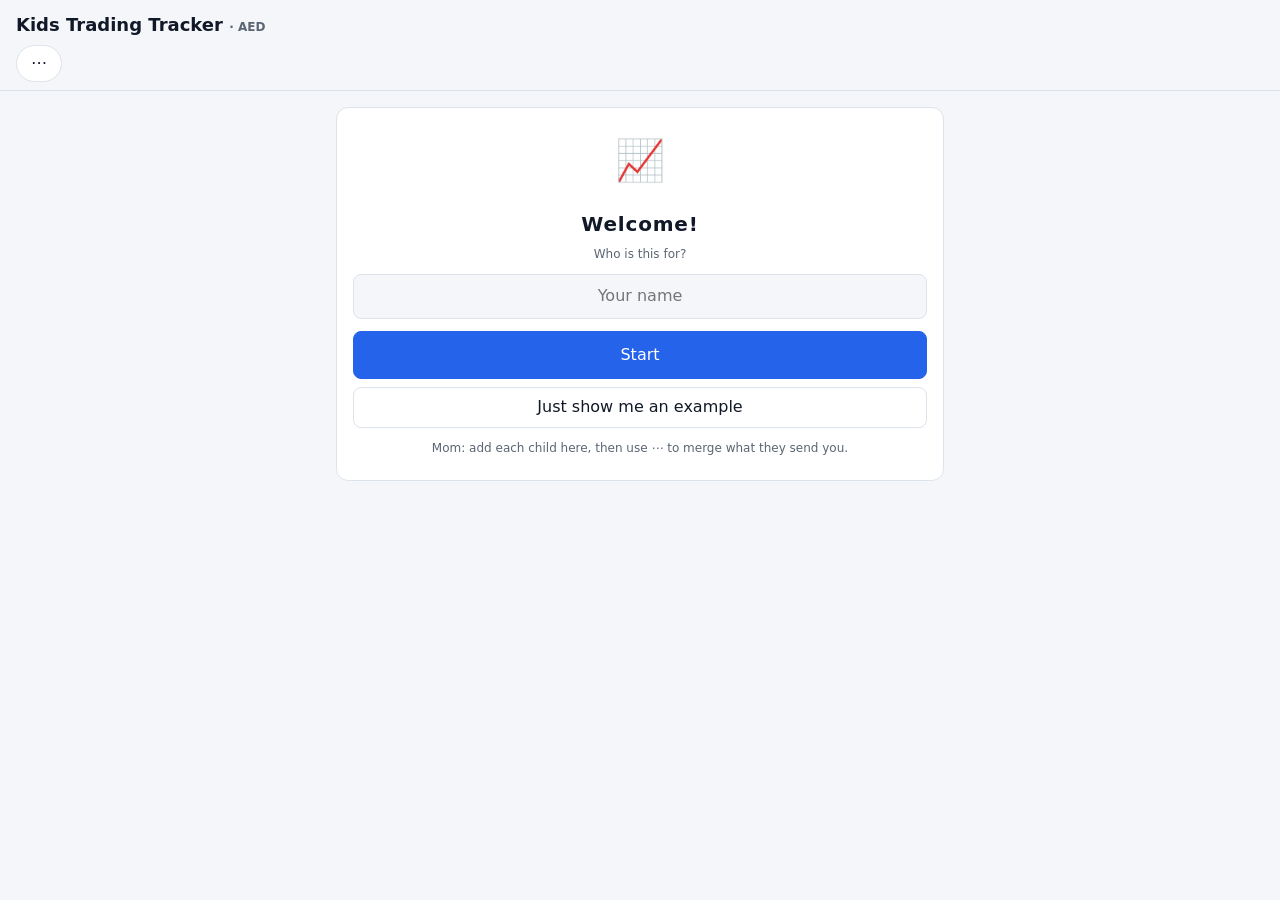
<file: kids-trading-tracker/index.html>
<!doctype html>
<html lang="en">
<head>
<meta charset="utf-8">
<meta name="viewport" content="width=device-width, initial-scale=1, viewport-fit=cover">
<meta name="theme-color" content="#0f1419">
<link rel="manifest" href="manifest.webmanifest">
<title>Kids Trading Tracker</title>
<style>
:root{--bg:#f4f6f9;--card:#fff;--line:#dde3ea;--text:#111827;--dim:#5b6573;--up:#047857;--down:#dc2626;--accent:#2563eb;--flag:#dc26261a;--shadow:#0002}
@media (prefers-color-scheme:dark){:root:not([data-theme="light"]){--bg:#0f1419;--card:#1a212b;--line:#2a3441;--text:#e8edf2;--dim:#8b98a8;--up:#34d399;--down:#f87171;--accent:#3b82f6;--flag:#f871711a;--shadow:#0008;color-scheme:dark}}
:root[data-theme="dark"]{--bg:#0f1419;--card:#1a212b;--line:#2a3441;--text:#e8edf2;--dim:#8b98a8;--up:#34d399;--down:#f87171;--accent:#3b82f6;--flag:#f871711a;--shadow:#0008;color-scheme:dark}
[hidden]{display:none!important}
*{box-sizing:border-box}
body{margin:0;background:var(--bg);color:var(--text);font:16px/1.4 system-ui,-apple-system,Segoe UI,Roboto,sans-serif;padding-bottom:90px}
header{position:sticky;top:env(safe-area-inset-top,0px);background:var(--bg);padding:12px 16px 8px;z-index:5;border-bottom:1px solid var(--line)}
h1{font-size:18px;margin:0 0 8px}
.tabs{display:flex;gap:8px;overflow-x:auto}
.tab{padding:6px 14px;border-radius:999px;border:1px solid var(--line);background:var(--card);color:var(--text);white-space:nowrap;font:inherit}
.tab.on{background:var(--accent);border-color:var(--accent);color:#fff}
main{padding:16px;max-width:640px;margin:auto}
.grid{display:grid;grid-template-columns:1fr 1fr;gap:10px}
.card{background:var(--card);border:1px solid var(--line);border-radius:12px;padding:12px}
.lbl{color:var(--dim);font-size:12px}
.val{font-size:20px;font-weight:600;font-variant-numeric:tabular-nums}
.sm{font-size:13px}
.up{color:var(--up)}.down{color:var(--down)}
h2{font-size:15px;margin:22px 0 8px;color:var(--dim);text-transform:uppercase;letter-spacing:.04em}
.row{display:flex;justify-content:space-between;gap:8px;padding:10px 0;border-bottom:1px solid var(--line)}
.row:last-child{border:0}
.r{text-align:right;font-variant-numeric:tabular-nums}
button{font:inherit;cursor:pointer}
.fab{position:fixed;right:16px;bottom:calc(16px + env(safe-area-inset-bottom,0px));background:var(--accent);color:#fff;border:0;border-radius:999px;padding:14px 22px;font-weight:600;box-shadow:0 4px 14px var(--shadow)}
.btn{background:var(--card);color:var(--text);border:1px solid var(--line);border-radius:8px;padding:8px 12px}
.btn.pri{background:var(--accent);border-color:var(--accent);color:#fff}
.btn.del{color:var(--down)}
dialog{border:1px solid var(--line);border-radius:14px;background:var(--card);color:var(--text);width:min(92vw,420px);padding:16px}
dialog::backdrop{background:#0008}
#uMsg{white-space:pre-wrap;margin-bottom:6px}
label{display:block;margin:10px 0 2px;color:var(--dim);font-size:13px}
input[type="date"]{display:block;min-width:0;max-width:100%;min-height:42px;-webkit-appearance:none;appearance:none;text-align:left}
input,select{width:100%;padding:10px;border-radius:8px;border:1px solid var(--line);background:var(--bg);color:var(--text);font:inherit}
.seg{display:grid;grid-template-columns:repeat(4,1fr);gap:6px}
.seg button{padding:8px 0;border-radius:8px;border:1px solid var(--line);background:var(--bg);color:var(--text)}
.seg button.on{background:var(--accent);color:#fff;border-color:var(--accent)}
.acts{display:flex;gap:8px;margin-top:14px;justify-content:flex-end}
.empty{color:var(--dim);text-align:center;padding:24px 0}
.err{color:var(--down);font-size:13px;margin-top:8px;min-height:1em}
.tag{font-size:11px;padding:1px 6px;border-radius:4px;border:1px solid var(--line);color:var(--dim);margin-right:6px}
.px{width:96px;padding:4px 6px;text-align:right}
#symWrap{position:relative}
.list{position:absolute;left:0;right:0;top:100%;z-index:10;background:var(--card);border:1px solid var(--line);border-radius:8px;max-height:240px;overflow:auto;box-shadow:0 6px 18px var(--shadow)}
.list div{padding:8px 10px;border-bottom:1px solid var(--line);cursor:pointer}
.list div:last-child{border:0}
.list .nm{font-size:12px;color:var(--dim)}
.hint{font-size:12px;color:var(--dim);margin-top:4px;min-height:1em}
</style>
</head>
<body>
<header>
  <h1>Kids Trading Tracker <span class="lbl">· AED</span></h1>
  <div class="tabs" id="tabs"></div>
</header>
<main id="main"><noscript><div class="card">This app needs JavaScript. If you are seeing this inside a preview pane, open the page in a normal browser (Safari / Chrome) instead.</div></noscript></main>
<script>
// Diagnostic: if anything in the app script fails, show the reason instead of a blank page.
window.addEventListener('error', function (e) {
  var m = document.getElementById('main');
  if (m && !m.querySelector('.card')) m.innerHTML = '<div class="card"><b>Something went wrong starting the app.</b><div class="lbl" style="margin-top:6px;word-break:break-word">' + String(e.message || e.error || 'unknown error').replace(/</g, '&lt;') + '</div></div>';
});
</script>
<button class="fab" id="add">+ Add</button>

<dialog id="dlg">
  <form id="form" method="dialog">
    <div class="seg" id="typeSeg"></div>
    <label>Date</label><input type="date" id="fDate" required>
    <div id="symWrap"><label>Symbol — type to search (e.g. VOO, AAPL, EMAAR)</label><input id="fSym" autocapitalize="characters" autocomplete="off"><div class="list" id="symList" hidden></div><div class="hint" id="symHint"></div></div>
    <div id="qtyWrap"><label>Quantity (shares / units)</label><input id="fQty" type="number" step="any" min="0" inputmode="decimal"></div>
    <div id="curWrap"><label>Currency of the share price</label><select id="fCur"><option value="USD">USD (US dollar)</option><option value="AED">AED (dirham)</option></select></div>
    <label id="pxLbl">Price per share</label><input id="fPx" type="number" step="any" min="0" inputmode="decimal"><div class="hint" id="pxHint"></div>
    <div id="fxWrap"><label id="fxLbl">Exchange rate: AED per 1 USD</label><input id="fFx" type="number" step="any" min="0" inputmode="decimal"><div class="hint" id="fxHint"></div></div>
    <div id="feeWrap"><label>Fees / commission (AED, optional)</label><input id="fFee" type="number" step="any" min="0" inputmode="decimal"></div>
    <label>Note (optional)</label><input id="fNote">
    <div class="hint" id="totHint" style="font-weight:600;color:var(--text)"></div>
    <div class="err" id="err"></div>
    <div class="acts"><button type="button" class="btn" id="cancel">Cancel</button><button type="submit" class="btn pri">Save</button></div>
  </form>
</dialog>

<dialog id="menu">
  <div class="acts" style="flex-direction:column;align-items:stretch;margin:0">
    <button class="btn" id="mAddKid">Add child</button>
    <button class="btn" id="mRenKid">Rename current child</button>
    <button class="btn del" id="mDelKid">Delete current child &amp; all their data</button>
    <button class="btn" id="mShare">Share this child's trades (send to mom)</button>
    <button class="btn" id="mMerge">Merge trades from a child</button>
    <button class="btn" id="mKey">Price data API key</button>
    <button class="btn" id="mCsv">Export transactions (CSV)</button>
    <button class="btn" id="mExport">Backup (JSON)</button>
    <button class="btn" id="mImport">Restore from backup</button>
    <button class="btn" id="mClose">Close</button>
  </div>
  <input type="file" id="file" accept="application/json" hidden>
</dialog>

<dialog id="udlg">
  <form id="uForm" method="dialog">
    <div id="uMsg"></div>
    <input id="uIn" hidden autocomplete="off">
    <textarea id="uArea" rows="6" readonly hidden style="width:100%;padding:8px;border-radius:8px;border:1px solid var(--line);background:var(--bg);color:var(--text);font:12px monospace"></textarea>
    <div class="acts"><button type="button" class="btn" id="uNo">Cancel</button><span id="uAlts" style="display:contents"></span><button type="button" class="btn pri" id="uOk">OK</button></div>
  </form>
</dialog>

<dialog id="mdlg">
  <b>Merge trades</b>
  <label>Choose the file the child sent</label><input type="file" id="mFile" accept=".json,application/json,text/plain">
  <label>…or paste the text they sent</label><textarea id="mText" rows="5" style="width:100%;padding:8px;border-radius:8px;border:1px solid var(--line);background:var(--bg);color:var(--text);font:12px monospace"></textarea>
  <div class="err" id="mErr" style="color:var(--text)"></div>
  <div class="acts"><button class="btn" id="mdClose">Close</button><button class="btn pri" id="mdGo">Merge</button></div>
</dialog>

<script>
'use strict';
const KEY = 'kidsTrading.v1';
const $ = id => document.getElementById(id);
// Cash is always AED. A trade can be priced in another currency (e.g. USD); it stores that price plus the AED-per-unit rate used.
const FX_PEG = { USD: 3.6725 };   // UAE dirham peg (fixed since 1997); only a fallback when no rate was entered or fetched
const txCur = t => t.cur || 'AED';
const txFx = t => (t.fx > 0 ? t.fx : 1);
const fxNow = cur => cur === 'AED' ? 1 : (S.fx[cur] > 0 ? S.fx[cur] : FX_PEG[cur]);
const TYPE_LABEL = { buy: 'Buy', sell: 'Sell', deposit: 'Add money', withdraw: 'Take out' };
const uid = () => Date.now().toString(36) + Math.random().toString(36).slice(2, 7);
const today = () => { const d = new Date(); d.setMinutes(d.getMinutes() - d.getTimezoneOffset()); return d.toISOString().slice(0, 10); };

function ask(o) {
  return new Promise(res => {
    const d = $('udlg'), inp = $('uIn'), ar = $('uArea'), alts = $('uAlts');
    $('uMsg').textContent = o.text || '';
    inp.hidden = !o.input; inp.value = o.value || '';
    ar.hidden = o.area == null; ar.value = o.area || '';
    $('uOk').textContent = o.ok || 'OK'; $('uNo').hidden = !o.cancel; $('uNo').textContent = o.cancel || 'Cancel';
    alts.innerHTML = '';
    (o.alts || []).forEach(a => { const b = document.createElement('button'); b.type = 'button'; b.className = 'btn'; b.textContent = a.label; b.onclick = () => a.fn(b, ar); alts.appendChild(b); });
    let done = false;
    const fin = v => { if (done) return; done = true; d.close(); res(v); };
    $('uOk').onclick = () => fin(o.input ? inp.value : true);
    $('uNo').onclick = () => fin(o.input ? null : false);
    $('uForm').onsubmit = e => { e.preventDefault(); $('uOk').click(); };
    d.oncancel = e => { e.preventDefault(); fin(o.input ? null : false); };
    d.showModal();
    if (o.input) { inp.focus(); inp.select(); } else if (o.area != null) { ar.focus(); ar.select(); }
  });
}
const ui = {
  confirm: (text, ok) => ask({ text, ok: ok || 'Yes', cancel: 'Cancel' }),
  prompt: (text, value, ok) => ask({ text, input: true, value, ok: ok || 'Save', cancel: 'Cancel' }),
  notice: text => ask({ text, ok: 'OK' })
};
// Shows text the user can copy (and optionally save as a file) — works where file downloads or sharing are blocked.
function showExport(o) {
  const alts = [{ label: 'Copy', fn: async (b, ar) => { try { await navigator.clipboard.writeText(o.data); b.textContent = 'Copied ✓'; if (o.onCopy) o.onCopy(); } catch (e) { ar.focus(); ar.select(); b.textContent = 'Press and hold to copy'; } } }];
  if (o.file) alts.push({ label: 'Save file', fn: () => download(o.file, o.data, o.mime || 'text/plain') });
  return ask({ text: o.text, area: o.data, ok: 'Close', alts });
}

let S = load();
let curKid = S.kids[0] ? S.kids[0].id : null;
let editId = null, curType = 'buy';

function load() {
  try { const s = JSON.parse(localStorage.getItem(KEY)); if (s && s.kids) { s.meta = s.meta || {}; s.priceAt = s.priceAt || {}; s.tomb = s.tomb || {}; s.dirty = s.dirty || {}; s.fx = s.fx || {}; s.fxAt = s.fxAt || {};
    if (!s.v) { Object.keys(s.prices || {}).forEach(sy => { const m = s.meta[sy]; if (m && m.cur && m.cur !== 'AED') delete s.prices[sy]; }); s.v = 2; }   // v1 stored converted AED prices
    return s; } } catch (e) {}
  return { v: 2, kids: [], txs: [], prices: {}, meta: {}, priceAt: {}, tomb: {}, dirty: {}, fx: {}, fxAt: {} };
}
let saveWarned = false;
function save() { try { localStorage.setItem(KEY, JSON.stringify(S)); } catch (e) { if (!saveWarned) { saveWarned = true; ui.notice('This device is not keeping your data between visits (storage is unavailable or full). Use ⋯ → Backup to keep a copy.'); } } }

const aed = n => (n < 0 ? '-' : '') + Math.abs(n).toLocaleString('en-AE', { minimumFractionDigits: 2, maximumFractionDigits: 2 });
const signed = n => (n > 0 ? '+' : '') + aed(n);
const cls = n => (Math.round(n * 100) > 0 ? 'up' : Math.round(n * 100) < 0 ? 'down' : '');
const esc = s => String(s == null ? '' : s).replace(/[&<>"']/g, c => ({ '&': '&amp;', '<': '&lt;', '>': '&gt;', '"': '&quot;', "'": '&#39;' }[c]));

// Replay a kid's transactions chronologically. Average-cost method; buy fees are added to cost, sell fees reduce proceeds.
function compute(kidId) {
  const txs = S.txs.filter(t => t.kid === kidId)
    .map((t, i) => ({ t, i })).sort((a, b) => a.t.date.localeCompare(b.t.date) || a.i - b.i).map(x => x.t);
  let cash = 0, deposited = 0, withdrawn = 0, realized = 0, fees = 0;
  const pos = {}; const issues = [], why = {};
  for (const t of txs) {
    const fee = t.fee || 0;
    if (t.type === 'deposit') { cash += t.price; deposited += t.price; }
    else if (t.type === 'withdraw') { cash -= t.price; withdrawn += t.price; }
    else if (t.type === 'buy') {
      const p = pos[t.symbol] || (pos[t.symbol] = { qty: 0, cost: 0, nat: 0, cur: 'AED' });
      const aedPx = t.qty * t.price * txFx(t);
      p.cur = txCur(t); p.qty += t.qty; p.cost += aedPx + fee; p.nat += t.qty * t.price; cash -= aedPx + fee; fees += fee;
    } else if (t.type === 'sell') {
      const p = pos[t.symbol] || (pos[t.symbol] = { qty: 0, cost: 0, nat: 0, cur: 'AED' });
      if (t.qty > p.qty + 1e-9) { issues.push(t.id); why[t.id] = 'oversell'; continue; }
      const aedPx = t.qty * t.price * txFx(t);
      const avg = p.cost / p.qty, costOut = avg * t.qty, natOut = p.nat / p.qty * t.qty;
      realized += aedPx - fee - costOut; fees += fee;
      cash += aedPx - fee; p.qty -= t.qty; p.cost -= costOut; p.nat -= natOut;
      if (p.qty < 1e-9) { p.qty = 0; p.cost = 0; p.nat = 0; }
    }
    if (cash < -0.005) { issues.push(t.id); why[t.id] = why[t.id] || 'cash'; }
  }
  const holdings = Object.entries(pos).filter(([, p]) => p.qty > 0).map(([sym, p]) => {
    const last = S.prices[sym], rate = fxNow(p.cur);
    const mv = last == null || !(rate > 0) ? null : p.qty * last * rate;
    return { sym, cur: p.cur, rate, qty: p.qty, cost: p.cost, avg: p.cost / p.qty, avgNat: p.nat / p.qty, last, mv, upl: mv == null ? null : mv - p.cost };
  });
  const mvTotal = holdings.reduce((a, h) => a + (h.mv == null ? h.cost : h.mv), 0);
  const unpriced = holdings.some(h => h.mv == null);
  const unreal = holdings.reduce((a, h) => a + (h.upl || 0), 0);
  const net = deposited - withdrawn, value = cash + mvTotal;
  return { cash, deposited, withdrawn, net, realized, unreal, fees, holdings, value, total: value - net, unpriced, issues: new Set(issues), why };
}

function render() {
  const tabs = $('tabs'); tabs.innerHTML = '';
  S.kids.forEach(k => {
    const b = document.createElement('button'); b.className = 'tab' + (k.id === curKid ? ' on' : ''); b.textContent = k.name;
    b.onclick = () => { curKid = k.id; render(); }; tabs.appendChild(b);
  });
  const m = document.createElement('button'); m.className = 'tab'; m.textContent = '⋯'; m.onclick = () => $('menu').showModal(); tabs.appendChild(m);

  const main = $('main');
  $('add').style.display = curKid ? '' : 'none';
  if (!curKid) { main.innerHTML = '<div class="card" style="text-align:center;padding:24px 16px"><div style="font-size:40px">📈</div><h2 style="color:var(--text);text-transform:none;font-size:20px">Welcome!</h2><div class="lbl">Who is this for?</div><input id="firstName" placeholder="Your name" style="margin:12px 0;text-align:center" autocomplete="off"><button class="btn pri" id="firstKid" style="width:100%;padding:12px">Start</button><button class="btn" id="exampleBtn" style="width:100%;margin-top:8px">Just show me an example</button><div class="lbl" style="margin-top:12px">Mom: add each child here, then use ⋯ to merge what they send you.</div></div>';
    $('firstKid').onclick = () => { const n = $('firstName').value.trim(); if (!n) { $('firstName').focus(); return; } const k = { id: uid(), name: n }; S.kids.push(k); curKid = k.id; save(); render(); };
    $('exampleBtn').onclick = loadExample;
    return; }
  const c = compute(curKid);
  const tot = c.total;
  let h = `<div class="grid">
    <div class="card"><div class="lbl">Total value</div><div class="val">${aed(c.value)}</div><div class="lbl">cash + holdings</div></div>
    <div class="card"><div class="lbl">Total P&amp;L</div><div class="val ${cls(tot)}">${signed(tot)}</div><div class="lbl">${c.net ? signed(tot / c.net * 100).replace(/\.\d+/, m => m.slice(0, 3)) + '% of net deposits' : '—'}</div></div>
    <div class="card"><div class="lbl">Cash (held by mom)</div><div class="val ${c.cash < -0.005 ? 'down' : ''}">${aed(c.cash)}</div></div>
    <div class="card"><div class="lbl">Net deposited</div><div class="val">${aed(c.net)}</div></div>
    <div class="card"><div class="lbl">Realized P&amp;L</div><div class="val sm ${cls(c.realized)}">${signed(c.realized)}</div></div>
    <div class="card"><div class="lbl">Unrealized P&amp;L</div><div class="val sm ${cls(c.unreal)}">${signed(c.unreal)}</div></div>
  </div>`;
  h += `<button class="btn pri" id="sendMom" style="width:100%;margin-top:12px;padding:12px">📤 Send to Mom${S.dirty[curKid] ? ' · changes not sent yet' : ''}</button>`;
  if (c.unpriced) h += `<div class="lbl" style="margin-top:8px">⚠ Some holdings have no current price — valued at cost until you enter one.</div>`;
  if (c.issues.size) h += `<div class="lbl down" style="margin-top:8px">⚠ ${c.issues.size} transaction(s) flagged (oversell or negative cash) — check the highlighted rows.</div>`;

  h += '<h2>Holdings <button class="btn" id="refresh" style="float:right;padding:2px 10px;text-transform:none">↻ Refresh prices</button></h2><div class="card">';
  if (!c.holdings.length) h += '<div class="empty">No holdings</div>';
  const curs = [...new Set(c.holdings.map(x => x.cur).filter(k => k !== 'AED'))];
  curs.forEach(k => {
    const live = S.fx[k] > 0;
    h += `<div class="row" style="align-items:center"><div class="lbl">Exchange rate<br>${live ? (S.fxAt[k] ? 'updated ' + esc(S.fxAt[k]) : 'entered by you') : 'UAE peg (default)'}</div><div class="r">1 ${esc(k)} = <input class="px fxnow" data-cur="${esc(k)}" type="number" step="any" inputmode="decimal" value="${fxNow(k) || ''}" style="width:90px"> AED</div></div>`;
  });
  c.holdings.sort((a, b) => a.sym.localeCompare(b.sym)).forEach(x => {
    const nat = x.cur !== 'AED';
    h += `<div class="row"><div><b>${esc(x.sym)}</b>${nat ? ' <span class="tag">' + esc(x.cur) + '</span>' : ''}<div class="lbl">${+x.qty.toFixed(6)} × avg ${nat ? esc(x.cur) + ' ' + aed(x.avgNat) : aed(x.avg)}</div><div class="lbl">cost AED ${aed(x.cost)}</div></div>
      <div class="r"><input class="px" data-sym="${esc(x.sym)}" type="number" step="any" inputmode="decimal" placeholder="price now (${esc(x.cur)})" value="${x.last == null ? '' : x.last}">
      <div class="lbl">${x.mv == null ? '—' : 'value AED ' + aed(x.mv)}${S.priceAt[x.sym] ? ' · ' + S.priceAt[x.sym] : ''}</div>
      <div class="${x.upl == null ? '' : cls(x.upl)} sm">${x.upl == null ? '' : signed(x.upl) + ' (' + signed(x.upl / x.cost * 100).replace(/(\.\d)\d*/, '$1') + '%)'}</div></div></div>`;
  });
  h += '</div><h2>Transactions</h2><div class="card">';
  const list = S.txs.filter(t => t.kid === curKid).sort((a, b) => b.date.localeCompare(a.date));
  if (!list.length) h += '<div class="empty">Nothing yet — tap + Add</div>';
  list.forEach(t => {
    const isCash = t.type === 'deposit' || t.type === 'withdraw', nat = txCur(t) !== 'AED';
    const amt = isCash ? t.price : t.qty * t.price * txFx(t);
    const detail = isCash ? '' : `${esc(t.symbol)} · ${+t.qty} @ ${nat ? esc(txCur(t)) + ' ' + aed(t.price) + ' × ' + +txFx(t).toFixed(4) : aed(t.price)}${t.fee ? ' · fee ' + aed(t.fee) : ''}`;
    h += `<div class="row" data-id="${t.id}" style="cursor:pointer;${c.issues.has(t.id) ? 'background:var(--flag)' : ''}">
      <div><span class="tag">${TYPE_LABEL[t.type] || t.type}</span>${detail}<div class="lbl">${t.date}${t.note ? ' · ' + esc(t.note) : ''}</div></div>
      <div class="r">${aed(amt)}</div></div>`;
  });
  h += '</div><div style="text-align:center;margin-top:20px"><button class="btn" id="mergeLink">📥 Got trades from a child? Merge</button></div>';
  if (needsInstallTip()) h = installTip() + h;
  main.innerHTML = h;
  const rb = $('refresh'); if (rb) rb.onclick = refreshPrices;
  $('sendMom').onclick = shareCurrent; $('mergeLink').onclick = () => $('mMerge').onclick();
  const tip = $('tipX'); if (tip) tip.onclick = () => { try { localStorage.setItem('kidsTrading.tip', '1'); } catch (e) {} render(); };
  main.querySelectorAll('.px[data-sym]').forEach(i => i.onchange = () => {
    const v = parseFloat(i.value);
    if (i.value === '') delete S.prices[i.dataset.sym]; else if (v >= 0) S.prices[i.dataset.sym] = v;
    delete S.priceAt[i.dataset.sym];
    save(); render();
  });
  main.querySelectorAll('.fxnow').forEach(i => i.onchange = () => {
    const v = parseFloat(i.value);
    if (i.value === '') delete S.fx[i.dataset.cur]; else if (v > 0) S.fx[i.dataset.cur] = v;
    delete S.fxAt[i.dataset.cur]; save(); render();
  });
  main.querySelectorAll('[data-id]').forEach(r => r.onclick = () => openForm(r.dataset.id));
}

// Cash available on a trade's date, ignoring that trade itself (used to explain a cash warning).
function cashInfo(txs, tx) {
  let avail = 0, later = 0;
  for (const t of txs) {
    if (t.kid !== tx.kid || t.id === tx.id) continue;
    if (t.date > tx.date) { if (t.type === 'deposit') later++; continue; }
    const fee = t.fee || 0;
    if (t.type === 'deposit') avail += t.price; else if (t.type === 'withdraw') avail -= t.price;
    else if (t.type === 'buy') avail -= t.qty * t.price * txFx(t) + fee; else if (t.type === 'sell') avail += t.qty * t.price * txFx(t) - fee;
  }
  const need = tx.type === 'withdraw' ? tx.price : tx.qty * tx.price * txFx(tx) + (tx.fee || 0);
  return { avail, need, later };
}
function loadExample() {
  const k = { id: uid(), name: 'Example' }; S.kids.push(k); curKid = k.id;
  const add = (type, date, symbol, qty, price, fee, cur, fx) => S.txs.push(Object.assign({ id: uid(), upd: Date.now(), kid: k.id, type, date, price, note: 'example' }, symbol ? { symbol, qty, fee: fee || 0, cur, fx } : {}));
  add('deposit', '2026-08-01', null, 0, 12000);                       // AED handed to Mom
  add('buy', '2026-08-03', 'VOO', 2, 520, 5, 'USD', 3.6725);          // USD price, converted to AED
  add('buy', '2026-08-20', 'AAPL', 5, 220, 3, 'USD', 3.6725);
  add('sell', '2026-09-15', 'AAPL', 2, 245, 3, 'USD', 3.6725);
  S.prices.VOO = 525; S.prices.AAPL = 238; S.fx.USD = 3.6725;
  save(); render();
}
function setType(t) {
  curType = t;
  const names = TYPE_LABEL;
  $('typeSeg').innerHTML = '';
  Object.keys(names).forEach(k => { const b = document.createElement('button'); b.type = 'button'; b.textContent = names[k]; b.className = k === t ? 'on' : ''; b.onclick = () => setType(k); $('typeSeg').appendChild(b); });
  const cash = t === 'deposit' || t === 'withdraw';
  $('symWrap').style.display = $('qtyWrap').style.display = $('feeWrap').style.display = cash ? 'none' : '';
  updateCur();
}
function ensureCurOption(c) { const sel = $('fCur'); if (![...sel.options].some(o => o.value === c)) { const o = document.createElement('option'); o.value = c; o.textContent = c; sel.appendChild(o); } }
function updateCur() {
  const cash = curType === 'deposit' || curType === 'withdraw', cur = $('fCur').value;
  $('curWrap').hidden = cash; $('fxWrap').hidden = cash || cur === 'AED';
  $('pxLbl').textContent = cash ? (curType === 'deposit' ? 'How much money did you give Mom? (AED)' : 'How much did you take out? (AED)') : 'Price per share (' + cur + ')';
  $('fxLbl').textContent = 'Exchange rate: AED per 1 ' + cur;
  updateTotal();
}
// What Mom's AED really pays/receives: shares × price × rate (+/− fee). Shown live so mistakes are obvious.
function updateTotal() {
  const el = $('totHint'); if (curType === 'deposit' || curType === 'withdraw') { el.textContent = ''; return; }
  const cur = $('fCur').value, q = parseFloat($('fQty').value), px = parseFloat($('fPx').value), fee = parseFloat($('fFee').value) || 0;
  const fx = cur === 'AED' ? 1 : parseFloat($('fFx').value);
  if (!(q > 0 && px > 0 && fx > 0)) { el.textContent = ''; return; }
  const gross = q * px * fx, buy = curType === 'buy';
  el.textContent = (buy ? 'You pay ' : 'You receive ') + 'AED ' + aed(buy ? gross + fee : gross - fee) + (cur !== 'AED' ? ` (${cur} ${aed(q * px)} × ${+fx.toFixed(4)}` + (fee ? ' + fee' : '') + ')' : '');
}
// Fill the rate from the last saved one, else the UAE peg, until a live rate arrives or the user types their own.
function prefillFx() {
  const cur = $('fCur').value; if (cur === 'AED' || fxManual) return;
  const have = S.fx[cur] > 0 ? S.fx[cur] : FX_PEG[cur];
  $('fFx').value = have || '';
  $('fxHint').textContent = have ? (S.fx[cur] > 0 ? 'Last saved rate.' : 'UAE dirham peg.') + ' Change it to the rate your broker or Mom actually got.' : 'Enter the rate used.';
  updateTotal();
}
function openForm(id) {
  editId = id || null; $('err').textContent = '';
  const t = id ? S.txs.find(x => x.id === id) : null;
  setType(t ? t.type : 'buy');
  $('fDate').value = t ? t.date : today();
  pick = t && t.symbol && S.meta[t.symbol] ? Object.assign({ symbol: t.symbol }, S.meta[t.symbol]) : null; pxManual = !!t; fxManual = !!t; $('symList').hidden = true; $('symHint').textContent = ''; $('pxHint').textContent = '';
  $('fSym').value = t ? t.symbol || '' : ''; $('fQty').value = t && t.qty ? t.qty : '';
  { const c0 = t ? txCur(t) : (S.lastCur || 'USD'); ensureCurOption(c0); $('fCur').value = c0; }
  $('fFx').value = t && txCur(t) !== 'AED' ? txFx(t) : ''; $('fxHint').textContent = '';
  $('fPx').value = t ? t.price : ''; $('fFee').value = t && t.fee ? t.fee : ''; $('fNote').value = t ? t.note || '' : '';
  updateCur(); prefillFx();
  $('cancel').textContent = t ? 'Delete' : 'Cancel'; $('cancel').className = 'btn' + (t ? ' del' : '');
  $('dlg').showModal();
}
$('add').onclick = () => openForm();
$('cancel').onclick = async () => {
  if (editId && await ui.confirm('Delete this transaction?', 'Delete')) { S.txs = S.txs.filter(x => x.id !== editId); S.tomb[editId] = Date.now(); S.dirty[curKid] = true; save(); render(); }
  $('dlg').close();
};
$('form').onsubmit = async e => {
  e.preventDefault();
  const cash = curType === 'deposit' || curType === 'withdraw';
  const price = parseFloat($('fPx').value), qty = parseFloat($('fQty').value), fee = parseFloat($('fFee').value) || 0;
  const cur = $('fCur').value, fx = parseFloat($('fFx').value);
  const sym = $('fSym').value.trim().toUpperCase();
  const bad = m => { $('err').textContent = m; };
  if (!$('fDate').value) return bad('Pick a date.');
  if (!(price > 0)) return bad(cash ? 'Enter an amount above 0.' : 'Enter a price above 0.');
  if (!cash && !sym) return bad('Enter a symbol.');
  if (!cash && !(qty > 0)) return bad('Enter a quantity above 0.');
  if (fee < 0) return bad('Fee cannot be negative.');
  if (!cash && cur !== 'AED' && !(fx > 0)) return bad('Enter the exchange rate (AED per 1 ' + cur + ').');
  const tx = { id: editId || uid(), upd: Date.now(), kid: curKid, type: curType, date: $('fDate').value, price, note: $('fNote').value.trim() };
  if (!cash) { tx.symbol = sym; tx.qty = qty; tx.fee = fee; tx.cur = cur; tx.fx = cur === 'AED' ? 1 : fx; if (pick && pick.symbol === sym) S.meta[sym] = { mic: pick.mic, cur: pick.cur, name: pick.name }; }
  const prev = S.txs.slice();
  if (editId) S.txs = S.txs.map(x => x.id === editId ? tx : x); else S.txs.push(tx);
  const c = compute(curKid);
  if (c.why[tx.id] === 'oversell') { S.txs = prev; return bad('Cannot sell more than you hold on that date.'); }
  let ok = true;
  if (c.why[tx.id] === 'cash') {
    const i = cashInfo(prev, tx);
    ok = await ui.confirm(`Not enough cash on ${tx.date}: ${aed(i.avail)} available, this needs ${aed(i.need)}.` + (i.later ? `\n\n${i.later} "Add money" entr${i.later > 1 ? 'ies are' : 'y is'} dated after ${tx.date} and not counted. Check the date.` : '\n\nHave you added the money you gave Mom?') + '\n\nSave anyway?', 'Save anyway');
  } else if (c.issues.size) {
    ok = await ui.confirm('This leaves some other transactions invalid (selling more than held, or cash below zero). Save anyway?', 'Save anyway');
  }
  if (!ok) { S.txs = prev; return; }
  if (!cash) { S.lastCur = cur; if (cur !== 'AED' && !(S.fx[cur] > 0)) S.fx[cur] = fx; }
  S.dirty[curKid] = true; save(); $('dlg').close(); render();
};

// ---- Price data (Twelve Data). The user's own free API key lives in localStorage only, never in backups. ----
const KEYK = 'kidsTrading.apikey';
const getKey = () => { try { return localStorage.getItem(KEYK) || ''; } catch (e) { return ''; } };
let pick = null, pxManual = false, fxManual = false, searchTok = 0, priceTok = 0, searchTimer = null, dateTimer = null;

async function td(path, params) {
  const key = getKey(); if (!key) throw new Error('No API key set (⋯ menu → Price data API key)');
  const u = new URL('https://api.twelvedata.com/' + path);
  Object.entries(params).forEach(([k, v]) => { if (v != null) u.searchParams.set(k, v); });
  const r = await fetch(u, { headers: { Authorization: 'apikey ' + key } });
  const j = await r.json();
  if (j.status === 'error' || j.code >= 400) throw new Error(j.message || 'Price service error');
  return j;
}
const nextDay = d => { const x = new Date(d + 'T00:00:00Z'); x.setUTCDate(x.getUTCDate() + 1); return x.toISOString().slice(0, 10); };
// Latest price when date is today, otherwise that day's close (end_date is exclusive in the API).
async function quote(symbol, mic, date) {
  if (!date || date === today()) { const j = await td('price', { symbol, mic_code: mic }); return parseFloat(j.price); }
  const j = await td('time_series', { symbol, mic_code: mic, interval: '1day', start_date: date, end_date: nextDay(date), outputsize: 1 });
  if (!j.values || !j.values.length) throw new Error('No close for ' + date + ' (market closed?)');
  return parseFloat(j.values[0].close);
}
async function autofill() {
  if (curType === 'deposit' || curType === 'withdraw') return;
  const cur = $('fCur').value, date = $('fDate').value;
  prefillFx();
  if (!pick || !date) return;
  if (!getKey()) { $('pxHint').textContent = 'Add an API key (⋯ menu) to auto-fill prices.'; return; }
  const tok = ++priceTok, when = date === today() ? 'latest quote' : 'close on ' + date;
  if (!pxManual) {
    $('pxHint').textContent = 'Fetching price…';
    try {
      const px = await quote(pick.symbol, pick.mic, date);
      if (!(px > 0)) throw new Error('Bad price returned');
      if (tok === priceTok && !pxManual) { $('fPx').value = px; $('pxHint').textContent = `${cur} ${px} · ${when}. Edit if your actual fill price differed.`; updateTotal(); }
    } catch (e) { if (tok === priceTok) $('pxHint').textContent = 'Could not fetch price: ' + e.message + ' — enter it manually.'; }
  }
  if (cur !== 'AED' && !fxManual) {
    try {
      const r = await quote(cur + '/AED', null, date);
      if (!(r > 0)) throw new Error('Bad rate returned');
      if (tok === priceTok && !fxManual) { $('fFx').value = +r.toFixed(5); $('fxHint').textContent = `Market rate · ${when}. Change it to the rate Mom actually got.`; updateTotal(); }
    } catch (e) { /* keeps the saved/peg rate already filled in */ }
  }
}

function showList(items) {
  const l = $('symList'); l.innerHTML = '';
  if (!items.length) { l.hidden = true; return; }
  items.forEach(it => {
    const d = document.createElement('div');
    d.innerHTML = `<b>${esc(it.symbol)}</b> <span class="nm">${esc(it.name || '')}</span><div class="nm">${esc(it.exch || '')}${it.cur ? ' · ' + esc(it.cur) : ''}${it.local ? ' · yours' : ''}</div>`;
    d.onmousedown = e => { e.preventDefault(); choose(it); };
    d.ontouchstart = e => { e.preventDefault(); choose(it); };
    l.appendChild(d);
  });
  l.hidden = false;
}
function choose(it) {
  pick = { symbol: it.symbol, mic: it.mic, cur: it.cur, name: it.name };
  $('fSym').value = it.symbol; $('symList').hidden = true;
  if (it.cur) { ensureCurOption(it.cur); $('fCur').value = it.cur; updateCur(); }
  $('symHint').textContent = [it.name, it.exch, it.cur].filter(Boolean).join(' · ');
  pxManual = false; fxManual = false; autofill();
}
function localMatches(q) {
  const held = new Set(S.txs.map(t => t.symbol).filter(Boolean)); Object.keys(S.meta).forEach(k => held.add(k));
  return [...held].filter(sy => !q || sy.includes(q)).sort().slice(0, 6).map(sy => {
    const m = S.meta[sy] || {}; return { symbol: sy, name: m.name, mic: m.mic, cur: m.cur, exch: m.mic, local: true };
  });
}
$('fSym').oninput = () => {
  const q = $('fSym').value.trim().toUpperCase(); pick = null; $('symHint').textContent = '';
  clearTimeout(searchTimer);
  const loc = localMatches(q); showList(loc);
  if (q.length < 1 || !getKey()) return;
  const tok = ++searchTok;
  searchTimer = setTimeout(async () => {
    try {
      const j = await td('symbol_search', { symbol: q, outputsize: 30 });
      if (tok !== searchTok) return;
      const seen = new Set(loc.map(l => l.symbol + '|' + l.mic));
      const rank = r => (r.currency === 'USD' || r.currency === 'AED' ? 0 : 1);
      const api = (j.data || []).filter(r => r.mic_code !== 'IEXG')
        .sort((a, b) => rank(a) - rank(b))
        .map(r => ({ symbol: r.symbol, name: r.instrument_name, mic: r.mic_code, cur: r.currency, exch: r.exchange }))
        .filter(r => !seen.has(r.symbol + '|' + r.mic)).slice(0, 12);
      showList(loc.concat(api));
    } catch (e) { if (tok === searchTok) $('symHint').textContent = e.message; }
  }, 350);
};
$('fSym').onfocus = () => { if (!$('fSym').value) showList(localMatches('')); };
$('fSym').onblur = () => setTimeout(() => { $('symList').hidden = true; }, 150);
$('fPx').oninput = () => { pxManual = true; $('pxHint').textContent = 'Manual price.'; updateTotal(); };
$('fFx').oninput = () => { fxManual = true; $('fxHint').textContent = 'Manual rate.'; updateTotal(); };
$('fQty').oninput = updateTotal; $('fFee').oninput = updateTotal;
$('fCur').onchange = () => { fxManual = false; updateCur(); prefillFx(); autofill(); };
$('fDate').onchange = () => { clearTimeout(dateTimer); dateTimer = setTimeout(() => { pxManual = false; fxManual = false; autofill(); }, 400); };

async function refreshPrices() {
  const c = compute(curKid), btn = $('refresh');
  const targets = c.holdings.filter(h => S.meta[h.sym]);
  const skipped = c.holdings.length - targets.length;
  if (!getKey()) return ui.notice('Add your price data API key first (⋯ menu).');
  if (!targets.length) return ui.notice('No holdings with a linked symbol. Pick the symbol from the search list when adding a trade.');
  btn.disabled = true; const errs = [];
  const fxDone = {};
  const stamp = () => today().slice(5) + ' ' + new Date().toTimeString().slice(0, 5);
  for (const h of targets) {
    btn.textContent = '… ' + h.sym;
    const m = S.meta[h.sym];
    try {
      S.prices[h.sym] = await quote(h.sym, m.mic); S.priceAt[h.sym] = stamp();
      if (h.cur !== 'AED' && !fxDone[h.cur]) { S.fx[h.cur] = +(await quote(h.cur + '/AED', null)).toFixed(5); S.fxAt[h.cur] = stamp(); fxDone[h.cur] = true; }
    } catch (e) { errs.push(h.sym + ': ' + e.message); }
  }
  save(); render();
  const note = errs.concat(skipped ? [skipped + ' holding(s) without a linked symbol were not refreshed.'] : []);
  if (note.length) ui.notice(note.join('\n'));
}
$('mKey').onclick = async () => {
  $('menu').close();
  const k = await ui.prompt('Paste your Twelve Data API key (free at twelvedata.com). Leave empty to remove it. It is stored only on this device.', getKey());
  if (k === null) return;
  try { if (k.trim()) localStorage.setItem(KEYK, k.trim()); else localStorage.removeItem(KEYK); } catch (e) { ui.notice('Could not store the key.'); }
};

function needsInstallTip() {
  const standalone = (window.matchMedia && matchMedia('(display-mode: standalone)').matches) || navigator.standalone;
  let seen = false; try { seen = !!localStorage.getItem('kidsTrading.tip'); } catch (e) {}
  return !standalone && !seen && /iPhone|iPad|Android/i.test(navigator.userAgent);
}
function installTip() {
  const ios = /iPhone|iPad/i.test(navigator.userAgent);
  const how = ios ? 'Tap the <b>Share</b> button, then <b>Add to Home Screen</b>.' : 'Tap the <b>⋮</b> menu, then <b>Install app</b> / <b>Add to Home screen</b>.';
  return `<div class="card" style="margin-bottom:12px;display:flex;gap:10px;align-items:flex-start"><div style="flex:1">📲 <b>Keep it on your phone:</b> ${how}</div><button class="btn" id="tipX" style="padding:2px 10px">✕</button></div>`;
}

// ---- Share / merge (no server). Entries have unique ids + an updated-time; newest wins; deletes travel as tombstones. ----
const normName = n => String(n || '').trim().toLowerCase();
function buildShare(kidId) {
  const kid = S.kids.find(k => k.id === kidId);
  const txs = S.txs.filter(t => t.kid === kidId);
  const ids = new Set(txs.map(t => t.id));
  const tomb = {}; Object.keys(S.tomb).forEach(k => { tomb[k] = S.tomb[k]; });   // tombstones are id-only, safe to send all
  const syms = new Set(txs.map(t => t.symbol).filter(Boolean)); const meta = {};
  syms.forEach(sy => { if (S.meta[sy]) meta[sy] = S.meta[sy]; });
  return { app: 'kids-trading-tracker', v: 1, from: kid.name, at: new Date().toISOString(), kid: { id: kid.id, name: kid.name }, txs, tomb, meta };
}
function mergeShare(d) {
  if (!d || d.app !== 'kids-trading-tracker' || !d.kid || !Array.isArray(d.txs)) throw new Error('This is not a trades file from this app.');
  let kid = S.kids.find(k => k.id === d.kid.id) || S.kids.find(k => normName(k.name) === normName(d.kid.name));
  let created = false;
  if (!kid) { kid = { id: d.kid.id, name: d.kid.name }; S.kids.push(kid); created = true; }
  const r = { kid: kid.name, created, added: 0, updated: 0, removed: 0, same: 0 };
  const tomb = d.tomb && typeof d.tomb === 'object' ? d.tomb : {};
  for (const [id, ts] of Object.entries(tomb)) {                       // deletes first
    const have = S.txs.find(t => t.id === id);
    if (have && (have.upd || 0) <= ts) { S.txs = S.txs.filter(t => t.id !== id); r.removed++; }
    if ((S.tomb[id] || 0) < ts) S.tomb[id] = ts;
  }
  for (const t of d.txs) {
    if (!t || !t.id || !t.type || !t.date || !(t.price > 0)) continue;   // skip malformed rows
    if (S.tomb[t.id] && S.tomb[t.id] >= (t.upd || 0)) continue;          // deleted here more recently
    const have = S.txs.find(x => x.id === t.id);
    const row = Object.assign({}, t, { kid: kid.id });
    if (!have) { S.txs.push(row); r.added++; }
    else if ((t.upd || 0) > (have.upd || 0)) { S.txs = S.txs.map(x => x.id === t.id ? row : x); r.updated++; }
    else r.same++;
  }
  Object.entries(d.meta || {}).forEach(([sy, m]) => { if (!S.meta[sy]) S.meta[sy] = m; });
  curKid = kid.id; save(); render();
  return r;
}
async function shareCurrent() {
  if (!curKid) return;
  const data = buildShare(curKid), text = JSON.stringify(data);
  const name = 'trades-' + data.kid.name.replace(/[^\w-]+/g, '_') + '-' + today() + '.json';
  try {
    const f = new File([text], name, { type: 'application/json' });
    if (navigator.canShare && navigator.canShare({ files: [f] })) { await navigator.share({ files: [f], title: 'My trades' }); S.dirty[curKid] = false; save(); render(); return; }
    if (navigator.share) { await navigator.share({ text, title: 'My trades' }); S.dirty[curKid] = false; save(); render(); return; }
  } catch (e) { if (e && e.name === 'AbortError') return; }
  const kidId = curKid;
  await showExport({ text: 'Copy this and send it to Mom (for example in WhatsApp). She pastes it into Merge.', data: text, file: name, mime: 'application/json', onCopy: () => { S.dirty[kidId] = false; save(); render(); } });
}
$('mShare').onclick = () => { $('menu').close(); shareCurrent(); };
$('mMerge').onclick = () => { $('menu').close(); $('mText').value = ''; $('mErr').textContent = ''; $('mFile').value = ''; $('mdlg').showModal(); };
$('mdClose').onclick = () => $('mdlg').close();
$('mFile').onchange = async e => { const f = e.target.files[0]; if (f) $('mText').value = await f.text(); };
$('mdGo').onclick = () => {
  try {
    const raw = $('mText').value.trim(); if (!raw) throw new Error('Choose a file or paste the text first.');
    const r = mergeShare(JSON.parse(raw));
    $('mErr').textContent = `${r.kid}${r.created ? ' (new child)' : ''}: ${r.added} added, ${r.updated} updated, ${r.removed} removed, ${r.same} already up to date.`;
    $('mText').value = '';
  } catch (e) { $('mErr').textContent = e instanceof SyntaxError ? 'That text is not valid — copy the whole message.' : e.message; }
};

async function addKid() {
  const n = ((await ui.prompt('Child name?', '', 'Add')) || '').trim(); if (!n) return;
  const k = { id: uid(), name: n }; S.kids.push(k); curKid = k.id; save(); render();
}
const curName = () => (S.kids.find(k => k.id === curKid) || {}).name;
$('mClose').onclick = () => $('menu').close();
$('mAddKid').onclick = () => { $('menu').close(); addKid(); };
$('mRenKid').onclick = async () => { $('menu').close(); if (!curKid) return; const n = ((await ui.prompt('New name?', curName())) || '').trim(); if (n) { S.kids.find(k => k.id === curKid).name = n; save(); } render(); };
$('mDelKid').onclick = async () => {
  $('menu').close();
  if (!curKid) return;
  if (await ui.confirm('Delete ' + curName() + ' and ALL their transactions? This cannot be undone. Make a backup first.', 'Delete')) {
    S.txs.filter(t => t.kid === curKid).forEach(t => { S.tomb[t.id] = Date.now(); }); S.txs = S.txs.filter(t => t.kid !== curKid); S.kids = S.kids.filter(k => k.id !== curKid); curKid = S.kids[0] ? S.kids[0].id : null; save();
  }
  $('menu').close(); render();
};
function download(name, text, type) {
  const a = document.createElement('a'); a.href = URL.createObjectURL(new Blob([text], { type })); a.download = name; a.click(); setTimeout(() => URL.revokeObjectURL(a.href), 1000);
}
$('mExport').onclick = () => { $('menu').close(); showExport({ text: 'Backup of everything on this device. Copy it somewhere safe (for example Notes).', data: JSON.stringify(S, null, 1), file: 'trading-backup-' + today() + '.json', mime: 'application/json' }); };
$('mCsv').onclick = () => {
  const q = v => '"' + String(v == null ? '' : v).replace(/"/g, '""') + '"';
  const rows = [['child', 'date', 'type', 'symbol', 'quantity', 'price_or_amount', 'currency', 'AED_per_unit', 'fee_AED', 'note']];
  S.txs.slice().sort((a, b) => a.date.localeCompare(b.date)).forEach(t => rows.push([(S.kids.find(k => k.id === t.kid) || {}).name, t.date, t.type, t.symbol, t.qty, t.price, txCur(t), txFx(t), t.fee, t.note]));
  $('menu').close(); showExport({ text: 'All transactions as a table (CSV).', data: rows.map(r => r.map(q).join(',')).join('\n'), file: 'transactions-' + today() + '.csv', mime: 'text/csv' });
};
$('mImport').onclick = () => $('file').click();
$('file').onchange = async e => {
  const f = e.target.files[0]; if (!f) return;
  try {
    const d = JSON.parse(await f.text());
    if (!Array.isArray(d.kids) || !Array.isArray(d.txs)) throw 0;
    if (!(await ui.confirm('Replace ALL current data with this backup?', 'Replace'))) return;
    S = { kids: d.kids, txs: d.txs, prices: d.prices || {}, meta: d.meta || {}, priceAt: d.priceAt || {}, tomb: d.tomb || {}, dirty: {}, fx: d.fx || {}, fxAt: d.fxAt || {}, v: 2 }; curKid = S.kids[0] ? S.kids[0].id : null; save(); $('menu').close(); render();
  } catch (_) { ui.notice('Not a valid backup file.'); }
  e.target.value = '';
};

render();
try { if ('serviceWorker' in navigator && location.protocol.startsWith('http')) navigator.serviceWorker.register('sw.js').catch(() => {}); } catch (e) {}
</script>
</body>
</html>
</file>
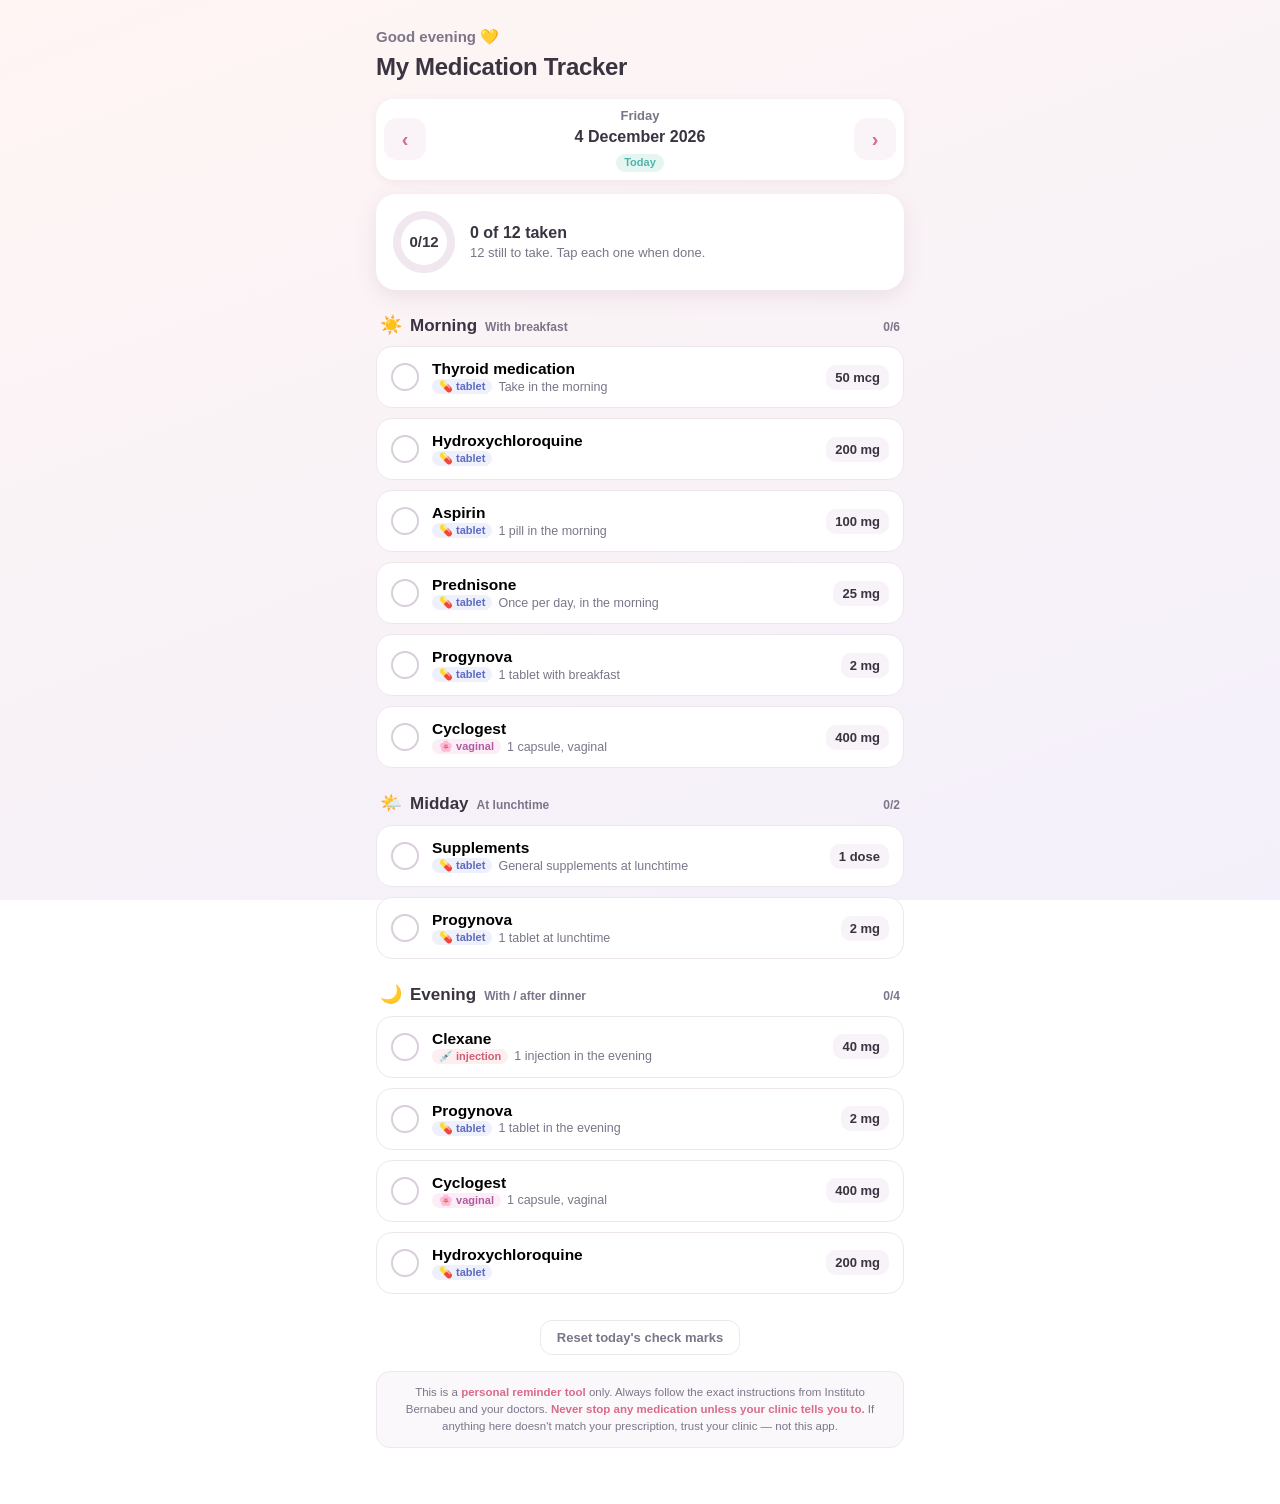
<file: med-tracker/index.html>
<!DOCTYPE html>
<html lang="en">
<head>
<meta charset="UTF-8">
<meta name="viewport" content="width=device-width, initial-scale=1.0, viewport-fit=cover">
<meta name="theme-color" content="#e98aa3">
<meta name="apple-mobile-web-app-capable" content="yes">
<meta name="apple-mobile-web-app-status-bar-style" content="default">
<meta name="apple-mobile-web-app-title" content="My Meds">
<title>My Daily Medication Tracker</title>
<style>
  :root{
    --bg1:#fff5f3;
    --bg2:#f3f0fb;
    --card:#ffffff;
    --ink:#3a3340;
    --ink-soft:#7c7589;
    --line:#efe7ee;
    --rose:#e98aa3;
    --rose-deep:#d96b89;
    --teal:#4fb4a8;
    --teal-soft:#e4f5f2;
    --green:#46b87a;
    --green-soft:#e7f7ee;
    --amber:#f3a94c;
    --amber-soft:#fff3e1;
    --shadow:0 6px 22px rgba(120,90,120,.12);
    --shadow-sm:0 2px 8px rgba(120,90,120,.08);
  }
  *{box-sizing:border-box;-webkit-tap-highlight-color:transparent;}
  html,body{margin:0;padding:0;}
  body{
    font-family:-apple-system,BlinkMacSystemFont,"Segoe UI",Roboto,Helvetica,Arial,sans-serif;
    color:var(--ink);
    background:linear-gradient(160deg,var(--bg1),var(--bg2));
    background-attachment:fixed;
    min-height:100vh;
    line-height:1.45;
    padding:env(safe-area-inset-top) env(safe-area-inset-right) env(safe-area-inset-bottom) env(safe-area-inset-left);
  }
  .wrap{max-width:560px;margin:0 auto;padding:18px 16px 56px;}

  /* Header */
  header{margin:8px 0 14px;}
  .greeting{font-size:15px;color:var(--ink-soft);font-weight:600;}
  h1{font-size:24px;margin:2px 0 0;font-weight:800;letter-spacing:-.3px;}

  .datebar{
    display:flex;align-items:center;justify-content:space-between;gap:10px;
    background:var(--card);border-radius:18px;padding:8px;margin-top:14px;
    box-shadow:var(--shadow-sm);
  }
  .navbtn{
    border:none;background:#faf4f8;color:var(--rose-deep);
    width:42px;height:42px;border-radius:13px;font-size:20px;font-weight:700;
    cursor:pointer;display:flex;align-items:center;justify-content:center;
    transition:transform .08s ease, background .15s ease;
  }
  .navbtn:active{transform:scale(.92);}
  .datebar .dateinfo{text-align:center;flex:1;min-width:0;}
  .datebar .dow{font-size:13px;color:var(--ink-soft);font-weight:600;}
  .datebar .full{font-size:16px;font-weight:700;}
  .todaytag{
    display:inline-block;font-size:11px;font-weight:700;color:var(--teal);
    background:var(--teal-soft);padding:1px 8px;border-radius:999px;margin-top:2px;
  }
  .todaybtn{
    display:block;margin:10px auto 0;border:none;background:transparent;
    color:var(--rose-deep);font-weight:700;font-size:13px;cursor:pointer;
    text-decoration:underline;
  }

  /* Progress */
  .progress{
    display:flex;align-items:center;gap:14px;
    background:var(--card);border-radius:20px;padding:16px;margin-top:14px;
    box-shadow:var(--shadow);
  }
  .ring{position:relative;width:64px;height:64px;flex:0 0 auto;}
  .ring svg{transform:rotate(-90deg);}
  .ring .num{
    position:absolute;inset:0;display:flex;align-items:center;justify-content:center;
    font-size:15px;font-weight:800;
  }
  .progress .ptext{min-width:0;}
  .progress .ptitle{font-size:16px;font-weight:700;}
  .progress .psub{font-size:13px;color:var(--ink-soft);}

  /* Banner */
  .banner{
    border-radius:18px;padding:14px 16px;margin-top:14px;
    box-shadow:var(--shadow-sm);font-size:14px;
  }
  .banner.transfer{background:linear-gradient(135deg,#ffe6ee,#ffeede);border:1px solid #ffd3df;}
  .banner.test{background:var(--amber-soft);border:1px solid #ffe2bd;}
  .banner.past{background:#f2f0f6;border:1px solid var(--line);color:var(--ink-soft);}
  .banner b{display:block;font-size:15px;margin-bottom:3px;}

  /* Slots */
  .slot{margin-top:22px;}
  .slot-head{display:flex;align-items:baseline;gap:8px;padding:0 4px 8px;}
  .slot-head .ico{font-size:18px;}
  .slot-head .nm{font-size:17px;font-weight:800;}
  .slot-head .sub{font-size:12px;color:var(--ink-soft);font-weight:600;}
  .slot-head .count{margin-left:auto;font-size:12px;color:var(--ink-soft);font-weight:700;}

  .card-list{display:flex;flex-direction:column;gap:10px;}
  .med{
    display:flex;align-items:center;gap:13px;width:100%;text-align:left;
    background:var(--card);border:1.5px solid var(--line);border-radius:16px;
    padding:13px 14px;cursor:pointer;
    transition:border-color .15s ease, background .15s ease, transform .07s ease;
  }
  .med:active{transform:scale(.985);}
  .med .check{
    flex:0 0 auto;width:28px;height:28px;border-radius:50%;
    border:2.5px solid #d9cfdb;display:flex;align-items:center;justify-content:center;
    transition:all .18s ease;
  }
  .med .check svg{width:16px;height:16px;opacity:0;transform:scale(.4);transition:all .18s ease;}
  .med .body{flex:1;min-width:0;}
  .med .name{font-weight:700;font-size:15.5px;}
  .med .meta{font-size:12.5px;color:var(--ink-soft);display:flex;align-items:center;gap:6px;flex-wrap:wrap;margin-top:1px;}
  .med .form{
    display:inline-flex;align-items:center;gap:4px;font-weight:600;
    padding:1px 7px;border-radius:999px;font-size:11px;
  }
  .form.tablet{background:#eef0fb;color:#5d6bc0;}
  .form.injection{background:#fdeef0;color:#cf5e77;}
  .form.vaginal{background:#fbeef7;color:#b25aa0;}
  .med .dose{
    flex:0 0 auto;font-weight:800;font-size:13px;color:var(--ink);
    background:#f7f3f8;border-radius:10px;padding:5px 9px;
  }
  /* taken state */
  .med.done{background:var(--green-soft);border-color:#bfe8cf;}
  .med.done .check{background:var(--green);border-color:var(--green);}
  .med.done .check svg{opacity:1;transform:scale(1);}
  .med.done .name{text-decoration:line-through;color:var(--ink-soft);}
  .med.done .dose{background:#d9f0e2;color:#2f8a57;}

  /* Appointments */
  .appts{margin-top:28px;}
  .appts h2{font-size:15px;font-weight:800;padding:0 4px;margin:0 0 10px;color:var(--ink);}
  .appt{
    display:flex;gap:12px;background:var(--card);border-radius:16px;
    padding:12px 14px;box-shadow:var(--shadow-sm);margin-bottom:10px;
  }
  .appt .when{
    flex:0 0 52px;text-align:center;background:var(--teal-soft);color:var(--teal);
    border-radius:12px;padding:6px 4px;font-weight:800;
  }
  .appt .when .d{font-size:18px;line-height:1;}
  .appt .when .m{font-size:11px;text-transform:uppercase;letter-spacing:.5px;}
  .appt .what .t{font-weight:700;font-size:14.5px;}
  .appt .what .det{font-size:12.5px;color:var(--ink-soft);margin-top:2px;}

  /* Footer */
  footer{margin-top:26px;text-align:center;}
  .resetbtn{
    border:1.5px solid var(--line);background:var(--card);color:var(--ink-soft);
    border-radius:12px;padding:9px 16px;font-size:13px;font-weight:700;cursor:pointer;
  }
  .resetbtn:active{transform:scale(.96);}
  .disclaimer{
    margin-top:16px;font-size:11.5px;color:var(--ink-soft);line-height:1.5;
    background:#fbf8fb;border-radius:14px;padding:12px 14px;border:1px solid var(--line);
  }
  .disclaimer b{color:var(--rose-deep);}
  .emptyslot{font-size:13px;color:var(--ink-soft);padding:4px;}
  .celebrate{font-size:13px;color:var(--green);font-weight:700;}
</style>
</head>
<body>
<div class="wrap">
  <header>
    <div class="greeting" id="greeting">Hello 💛</div>
    <h1>My Medication Tracker</h1>

    <div class="datebar">
      <button class="navbtn" id="prevDay" aria-label="Previous day">‹</button>
      <div class="dateinfo">
        <div class="dow" id="dow">—</div>
        <div class="full" id="fulldate">—</div>
        <span class="todaytag" id="todaytag" style="display:none">Today</span>
      </div>
      <button class="navbtn" id="nextDay" aria-label="Next day">›</button>
    </div>
    <button class="todaybtn" id="goToday" style="display:none">↩ Back to today</button>
  </header>

  <div class="progress">
    <div class="ring">
      <svg width="64" height="64" viewBox="0 0 64 64">
        <circle cx="32" cy="32" r="27" fill="none" stroke="#f0e7ef" stroke-width="8"/>
        <circle id="ringFill" cx="32" cy="32" r="27" fill="none" stroke="#46b87a" stroke-width="8"
                stroke-linecap="round" stroke-dasharray="169.6" stroke-dashoffset="169.6"/>
      </svg>
      <div class="num" id="ringNum">0/0</div>
    </div>
    <div class="ptext">
      <div class="ptitle" id="ptitle">Let's get started</div>
      <div class="psub" id="psub">Tap each medicine once you've taken it.</div>
    </div>
  </div>

  <div id="banner"></div>
  <div id="slots"></div>

  <section class="appts" id="appts"></section>

  <footer>
    <button class="resetbtn" id="resetDay">Reset today's check marks</button>
    <div class="disclaimer">
      This is a <b>personal reminder tool</b> only. Always follow the exact instructions from
      Instituto Bernabeu and your doctors. <b>Never stop any medication unless your clinic tells you to.</b>
      If anything here doesn't match your prescription, trust your clinic — not this app.
    </div>
  </footer>
</div>

<script>
(function(){
  "use strict";

  /* ---------- Date helpers (timezone-safe integer keys) ---------- */
  function ymdInt(d){ return d.getFullYear()*10000 + (d.getMonth()+1)*100 + d.getDate(); }
  function D(y,m,d){ return y*10000 + m*100 + d; }
  function keyOf(d){
    var m = String(d.getMonth()+1).padStart(2,'0');
    var day = String(d.getDate()).padStart(2,'0');
    return d.getFullYear()+'-'+m+'-'+day;
  }
  function startOfToday(){ var n=new Date(); return new Date(n.getFullYear(),n.getMonth(),n.getDate()); }

  var DOW = ['Sunday','Monday','Tuesday','Wednesday','Thursday','Friday','Saturday'];
  var MON = ['Jan','Feb','Mar','Apr','May','Jun','Jul','Aug','Sep','Oct','Nov','Dec'];
  var MONTHS = ['January','February','March','April','May','June','July','August','September','October','November','December'];

  /* ---------- Slots ---------- */
  var SLOTS = [
    {id:'morning', label:'Morning', icon:'☀️', sub:'With breakfast'},
    {id:'midday',  label:'Midday',  icon:'🌤️', sub:'At lunchtime'},
    {id:'evening', label:'Evening', icon:'🌙', sub:'With / after dinner'}
  ];

  /* ---------- Schedule ----------
     Mirrors the Instituto Bernabeu embryo-transfer plan + her extra meds.
     Dates are inclusive start dates. Cyclogest changes from once to twice daily on 12 Jun. */
  function dosesFor(date){
    var t = ymdInt(date);
    var list = [];
    function add(slot,name,dose,form,note){ list.push({slot:slot,name:name,dose:dose,form:form,note:note}); }

    // Continuous daily meds
    add('morning','Thyroid medication','50 mcg','tablet','Take in the morning');
    add('morning','Hydroxychloroquine','200 mg','tablet',null);
    add('morning','Aspirin','100 mg','tablet','1 pill in the morning');
    add('midday','Supplements','1 dose','tablet','General supplements at lunchtime');

    // From 1 week before transfer (09 Jun)
    if (t >= D(2026,6,9)){
      add('morning','Prednisone','25 mg','tablet','Once per day, in the morning');
      add('evening','Clexane','40 mg','injection','1 injection in the evening');
    }

    // Progynova from 11 Jun — three times a day
    if (t >= D(2026,6,11)){
      add('morning','Progynova','2 mg','tablet','1 tablet with breakfast');
      add('midday','Progynova','2 mg','tablet','1 tablet at lunchtime');
      add('evening','Progynova','2 mg','tablet','1 tablet in the evening');
    }

    // Cyclogest: 11 Jun = evening only; from 12 Jun = morning AND evening
    if (t === D(2026,6,11)){
      add('evening','Cyclogest','400 mg','vaginal','1 capsule, vaginal');
    } else if (t >= D(2026,6,12)){
      add('morning','Cyclogest','400 mg','vaginal','1 capsule, vaginal');
      add('evening','Cyclogest','400 mg','vaginal','1 capsule, vaginal');
    }

    // Evening hydroxychloroquine (added last so morning meds group nicely)
    add('evening','Hydroxychloroquine','200 mg','tablet',null);

    return list;
  }

  /* ---------- Appointments / milestones ---------- */
  var APPTS = [
    {date:D(2026,6,8),  title:'Ultrasound scan',
     detail:'Measure endometrial thickness & check ovaries. Send both pictures + report before 13:00 (Spanish time).'},
    {date:D(2026,6,15), title:'Progesterone blood test',
     detail:'Day 3–4 of progesterone. A blood test is needed to measure the progesterone level.'},
    {date:D(2026,6,16), title:'Embryo transfer day 💛',
     detail:'Vaginal scan 13:00 — Velázquez 48 (Dr. Olalla). Transfer 15:00 — Ayala 48 (Dr. Romero); arrive 15 min early. Start drinking water before coming. Take ALL medication as usual, including this morning.'}
  ];

  /* ---------- Storage ---------- */
  var STORE = 'ib-med-tracker-v1';
  function loadAll(){
    try{ return JSON.parse(localStorage.getItem(STORE)) || {}; }
    catch(e){ return {}; }
  }
  function saveAll(o){ try{ localStorage.setItem(STORE, JSON.stringify(o)); }catch(e){} }
  function doseId(d){ return d.slot+'|'+d.name+'|'+d.dose; }

  /* ---------- State ---------- */
  var view = startOfToday();
  var data = loadAll();

  /* ---------- Rendering ---------- */
  var slotsEl   = document.getElementById('slots');
  var bannerEl  = document.getElementById('banner');
  var apptsEl   = document.getElementById('appts');

  function fmtMonthDay(intDate){
    var d = intDate % 100, m = Math.floor(intDate/100)%100;
    return {d:d, m:MON[m-1]};
  }

  function render(){
    var k = keyOf(view);
    var dayData = data[k] || {};
    var doses = dosesFor(view);
    var todayInt = ymdInt(startOfToday());
    var viewInt = ymdInt(view);
    var isToday = todayInt === viewInt;

    /* date bar */
    document.getElementById('dow').textContent = DOW[view.getDay()];
    document.getElementById('fulldate').textContent =
      view.getDate()+' '+MONTHS[view.getMonth()]+' '+view.getFullYear();
    document.getElementById('todaytag').style.display = isToday ? '' : 'none';
    document.getElementById('goToday').style.display = isToday ? 'none' : '';

    var hr = new Date().getHours();
    document.getElementById('greeting').textContent =
      (hr<12?'Good morning':hr<18?'Good afternoon':'Good evening')+' 💛';

    /* progress */
    var total = doses.length;
    var done = doses.filter(function(d){ return dayData[doseId(d)]; }).length;
    var pct = total ? done/total : 0;
    var circ = 2*Math.PI*27;
    document.getElementById('ringFill').setAttribute('stroke-dasharray', circ.toFixed(1));
    document.getElementById('ringFill').setAttribute('stroke-dashoffset', (circ*(1-pct)).toFixed(1));
    document.getElementById('ringNum').textContent = done+'/'+total;
    var ptitle = document.getElementById('ptitle');
    var psub = document.getElementById('psub');
    if (total===0){ ptitle.textContent='No medication listed'; psub.textContent='Nothing scheduled for this day.'; }
    else if (done===total){ ptitle.textContent='All done for today! 🎉'; psub.innerHTML='<span class="celebrate">Every medicine ticked off. Great job.</span>'; }
    else { ptitle.textContent = done+' of '+total+' taken'; psub.textContent = (total-done)+' still to take. Tap each one when done.'; }

    /* banner for special days */
    bannerEl.innerHTML = '';
    var ap = APPTS.filter(function(a){ return a.date===viewInt; })[0];
    if (ap){
      var cls = ap.title.indexOf('transfer')>-1 ? 'transfer' : (viewInt<todayInt ? 'past' : 'test');
      bannerEl.innerHTML = '<div class="banner '+cls+'"><b>📍 '+ap.title+'</b>'+ap.detail+'</div>';
    }

    /* slots */
    slotsEl.innerHTML = '';
    SLOTS.forEach(function(slot){
      var items = doses.filter(function(d){ return d.slot===slot.id; });
      if (!items.length) return;
      var sdone = items.filter(function(d){ return dayData[doseId(d)]; }).length;

      var sec = document.createElement('div');
      sec.className = 'slot';
      var head = '<div class="slot-head"><span class="ico">'+slot.icon+'</span>'+
                 '<span class="nm">'+slot.label+'</span>'+
                 '<span class="sub">'+slot.sub+'</span>'+
                 '<span class="count">'+sdone+'/'+items.length+'</span></div>';
      var cards = '<div class="card-list">';
      items.forEach(function(d){
        var id = doseId(d);
        var on = !!dayData[id];
        var formLabel = d.form==='vaginal'?'vaginal':(d.form==='injection'?'injection':'tablet');
        var formIco = d.form==='vaginal'?'🌸':(d.form==='injection'?'💉':'💊');
        cards += '<button class="med'+(on?' done':'')+'" data-id="'+encodeURIComponent(id)+'" aria-pressed="'+on+'">'+
          '<span class="check"><svg viewBox="0 0 24 24" fill="none" stroke="#fff" stroke-width="3.5" stroke-linecap="round" stroke-linejoin="round"><path d="M5 12.5l5 5L19 7"/></svg></span>'+
          '<span class="body"><span class="name">'+d.name+'</span>'+
          '<span class="meta"><span class="form '+d.form+'">'+formIco+' '+formLabel+'</span>'+
          (d.note?('<span>'+d.note+'</span>'):'')+'</span></span>'+
          '<span class="dose">'+d.dose+'</span>'+
          '</button>';
      });
      cards += '</div>';
      sec.innerHTML = head + cards;
      slotsEl.appendChild(sec);
    });

    /* upcoming appointments */
    var upcoming = APPTS.filter(function(a){ return a.date >= todayInt; });
    if (upcoming.length){
      var html = '<h2>📅 Upcoming appointments</h2>';
      upcoming.forEach(function(a){
        var md = fmtMonthDay(a.date);
        html += '<div class="appt"><div class="when"><div class="d">'+md.d+'</div><div class="m">'+md.m+'</div></div>'+
                '<div class="what"><div class="t">'+a.title+'</div><div class="det">'+a.detail+'</div></div></div>';
      });
      apptsEl.innerHTML = html;
      apptsEl.style.display = '';
    } else {
      apptsEl.style.display = 'none';
    }
  }

  /* ---------- Events ---------- */
  slotsEl.addEventListener('click', function(e){
    var btn = e.target.closest('.med');
    if (!btn) return;
    var id = decodeURIComponent(btn.getAttribute('data-id'));
    var k = keyOf(view);
    if (!data[k]) data[k] = {};
    if (data[k][id]) delete data[k][id]; else data[k][id] = true;
    if (Object.keys(data[k]).length===0) delete data[k];
    saveAll(data);
    render();
  });

  document.getElementById('prevDay').addEventListener('click', function(){
    view = new Date(view.getFullYear(),view.getMonth(),view.getDate()-1); render();
  });
  document.getElementById('nextDay').addEventListener('click', function(){
    view = new Date(view.getFullYear(),view.getMonth(),view.getDate()+1); render();
  });
  document.getElementById('goToday').addEventListener('click', function(){
    view = startOfToday(); render();
  });
  document.getElementById('resetDay').addEventListener('click', function(){
    var k = keyOf(view);
    if (data[k] && confirm("Clear all check marks for this day?")){
      delete data[k]; saveAll(data); render();
    }
  });

  render();
})();
</script>
</body>
</html>
</file>
